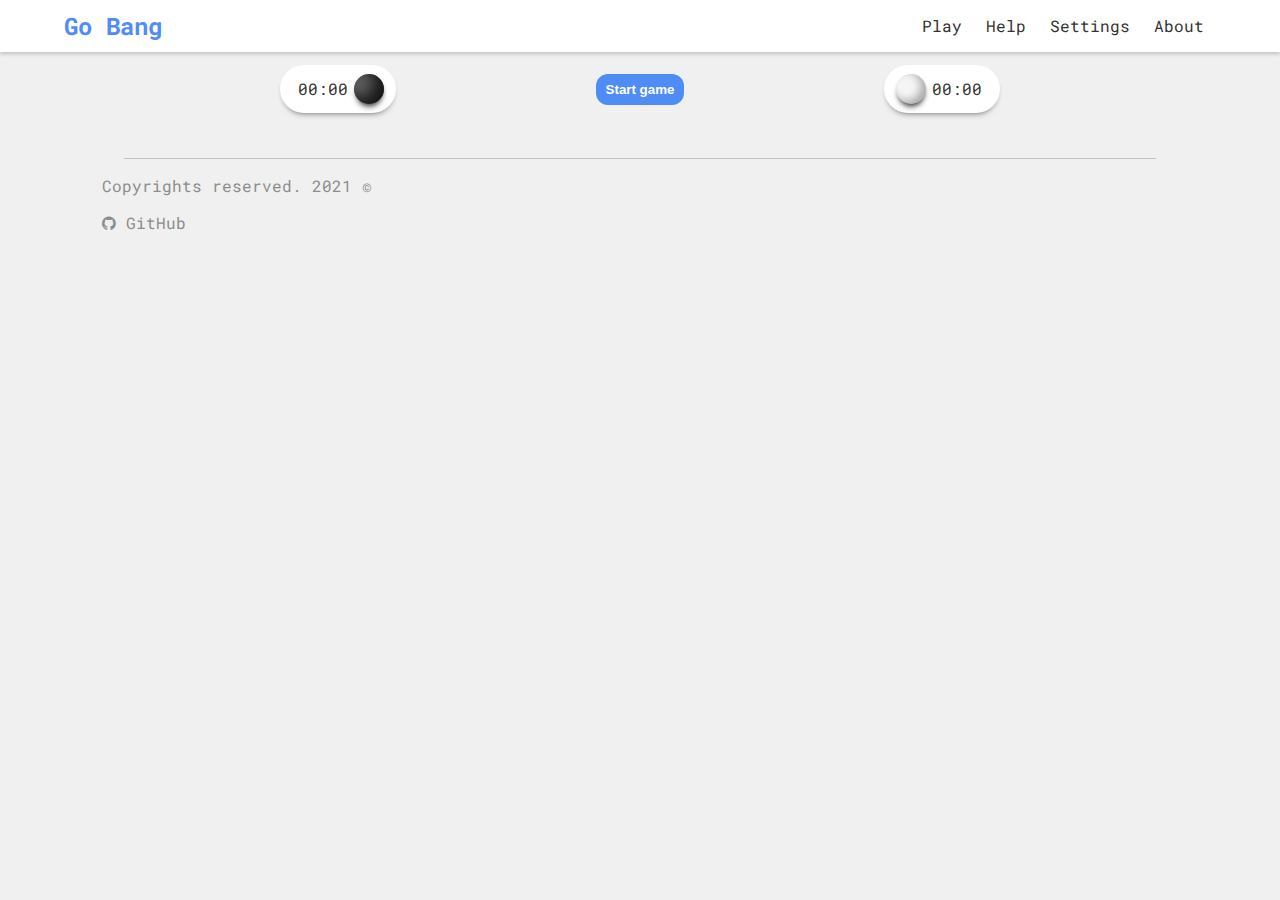
<file: index.html>
<!doctype html>
<html lang="en">
<head>
    <meta charset="utf-8">
    <title>Go Bang</title>
    <link href='https://fonts.googleapis.com/css?family=Roboto Mono' rel='stylesheet'>
    <link rel="stylesheet" href="./css/main.css">
    <link rel="stylesheet" id="theme-switcher" href="./css/themes/light.css">
    <link rel="stylesheet" href="./css/font-awesome-4.7.0/css/font-awesome.css">
    <meta name="viewport" content="width=device-width, initial-scale=1">
</head>
<body onload="onLoad()">
    <div id="container">
        <div id="nav-bar">
            <!-- Navigation bar that follows the screen down, always showing-->
            <div id="main-logo" onclick="goToMainMenu()">
                <!-- <div id="logo" class="tile-div"></div> -->
                <div id="logo-text">Go Bang</div>
            </div>

            <div id="nav-menu">
                <div class="nav-menu-items">
                    <a href="./index.html">Play</a>
                </div>
                <div class="nav-menu-items">
                    <a href="./help.html">Help</a>
                </div>
                <div class="nav-menu-items">
                    <a href="./settings.html">Settings</a>
                </div>
                <div class="nav-menu-items">
                    <a href="./about.html">About</a>
                </div>
            </div>
        </div>
        
        <div id="body">
            <!-- <div id="header">
                <div id="main-title">
                    <h1>Go Bang</h1>
                </div>
            </div> -->
            <div id="game-body">
                <div id="top-panel">
                    <div id="top-panel-left" class="top-panel-item">
                        <div id="left-timer" class="timer">
                            <div id="left-timer-text" class="timer-text">
                                <p id="left-timer-text-p">00:00</p> 
                            </div>
                            <div class="timer-stone-container">
                                <div id="left-timer-stone" class="timer-stone">
                                    
                                </div>
                            </div>
                        </div>
                    </div>
                    <div id="top-panel-center" class="top-panel-item">
                        <button id="btn-start-game" onclick="startGameBtnClick()">Start game</button>
                        <!-- <button id="btn-end-game" disabled onclick="endGameBtnClick()">End game</button> -->
                    </div>
                    <div id="top-panel-right" class="top-panel-item">
                        <div id="right-timer" class="timer">
                            <div class="timer-stone-container">
                                <div id="right-timer-stone" class="timer-stone">
                                    
                                </div>
                            </div>
                            <div id="right-timer-text" class="timer-text">
                                <p id="right-timer-text-p">00:00</p> 
                            </div>
                        </div>
                    </div>
                </div>
                <!-- board here -->    
                <div id="game-board">
                    <div id="game-board-grids"></div>
                    <div id="game-board-tiles"></div>
                    <!-- JS will generate elements here -->
                </div>
                <div id="bottom-panel">

                </div>
            </div>
        </div>

        <!-- Name of the creator of the page, copyright and last edited -->
        <div id="footer-container">
            <div id="footer-line"></div> 
            <div id="footer">
                <p>
                    Copyrights reserved. 2021 &copy;<br>
                </p>
                <i class="fa fa-github" aria-hidden="true"></i>
                <a href="https://github.com/jimmychan999/GoBangGame">GitHub</a>
            </div>
        </div>
    </div>
        
    <!-- scripts -->
    <script type="text/javascript" src="./scripts/stopwatch.js"></script>
    <script type="text/javascript" src="./scripts/main.js"></script>
    <script type="text/javascript" src="./scripts/themeManager.js"></script>
    <script type="text/javascript" src="./scripts/winlose.js"></script>
    <script type="text/javascript" src="./scripts/boardManager.js"></script>
    <script type="text/javascript" src="./scripts/audioManager.js"></script>
</body>
</html>
</file>
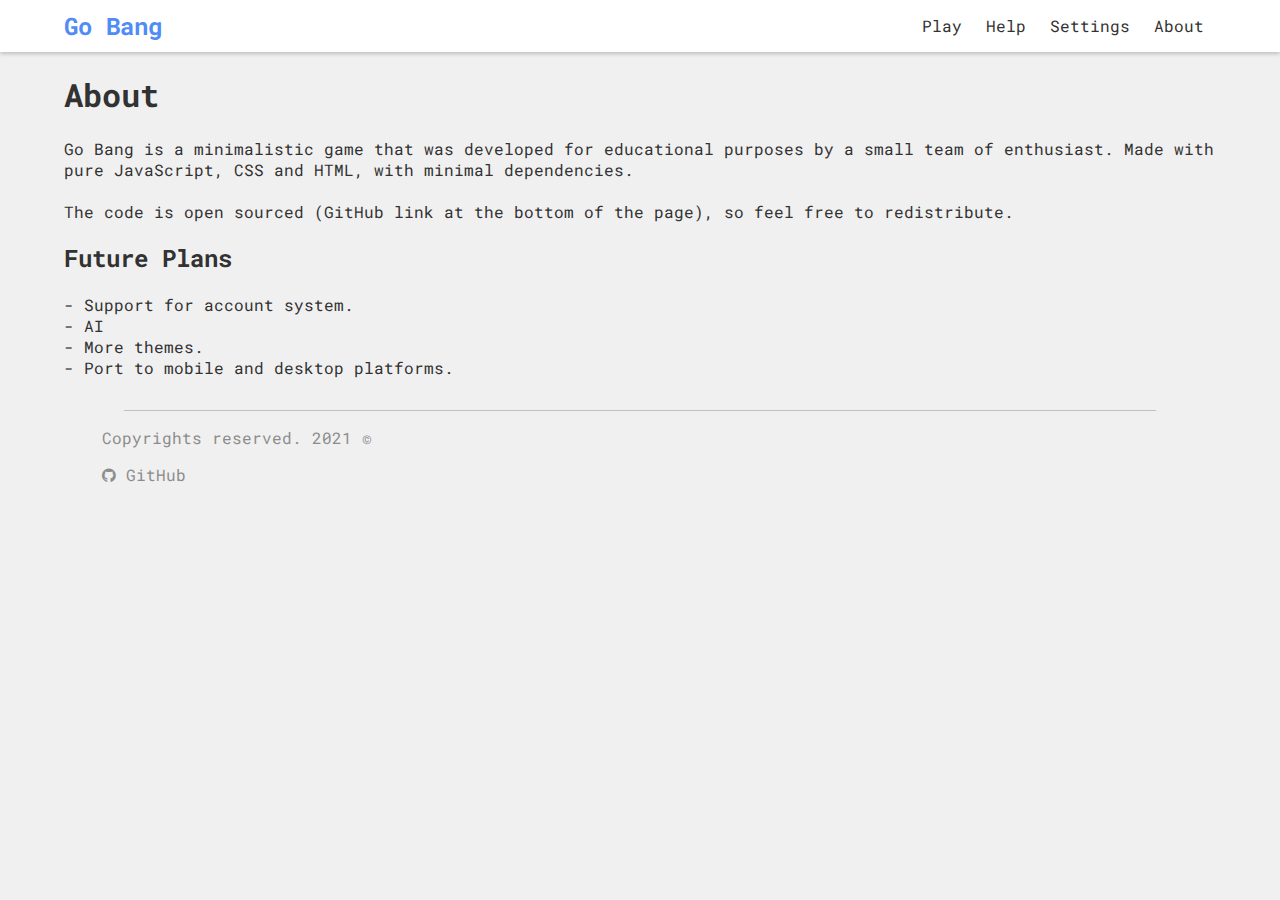
<file: about.html>
<!doctype html>
<html lang="en">
<head>
    <meta charset="utf-8">
    <title>Go Bang</title>
    <link href='https://fonts.googleapis.com/css?family=Roboto Mono' rel='stylesheet'>
    <link rel="stylesheet" href="./css/main.css">
    <link rel="stylesheet" id="theme-switcher" href="./css/themes/light.css">
    <link rel="stylesheet" href="./css/font-awesome-4.7.0/css/font-awesome.css">
</head>
<body onload="onLoad()">
    <div id="container">
        <div id="nav-bar">
            <!-- Navigation bar that follows the screen down, always showing-->
            <div id="main-logo" onclick="goToMainMenu()">
                <!-- <div id="logo" class="tile-div"></div> -->
                <div id="logo-text">Go Bang</div>
            </div>

            <div id="nav-menu">
                <div class="nav-menu-items">
                    <a href="./index.html">Play</a>
                </div>
                <div class="nav-menu-items">
                    <a href="./help.html">Help</a>
                </div>
                <div class="nav-menu-items">
                    <a href="./settings.html">Settings</a>
                </div>
                <div class="nav-menu-items">
                    <a href="./about.html">About</a>
                </div>
            </div>
        </div>
        
        <div id="body">
			<h1>About</h1>
			<p>
				Go Bang is a minimalistic game that was developed for
                educational purposes by a small team of enthusiast. Made with
                pure JavaScript, CSS and HTML, with minimal dependencies.
				<br><br>
                The code is open sourced (GitHub link at the bottom of the
                page), so feel free to redistribute.
			</p>
			<h2>Future Plans</h2>
			<p>
				- Support for account system.<br>
				- AI<br>
				- More themes.<br>
				- Port to mobile and desktop platforms.<br>
			</p>
        </div>

        <!-- Name of the creator of the page, copyright and last edited -->
        <div id="footer-container">
            <div id="footer-line"></div> 
            <div id="footer">
                <p>
                    Copyrights reserved. 2021 &copy;<br>
                </p>
                <i class="fa fa-github" aria-hidden="true"></i>
                <a href="https://github.com/jimmychan999/GoBangGame">GitHub</a>
            </div>
        </div>
    </div>
        
    <!-- scripts -->
    <script type="text/javascript" src="./scripts/main.js"></script>
    <script type="text/javascript" src="./scripts/themeManager.js"></script>
</body>
</html>
</file>
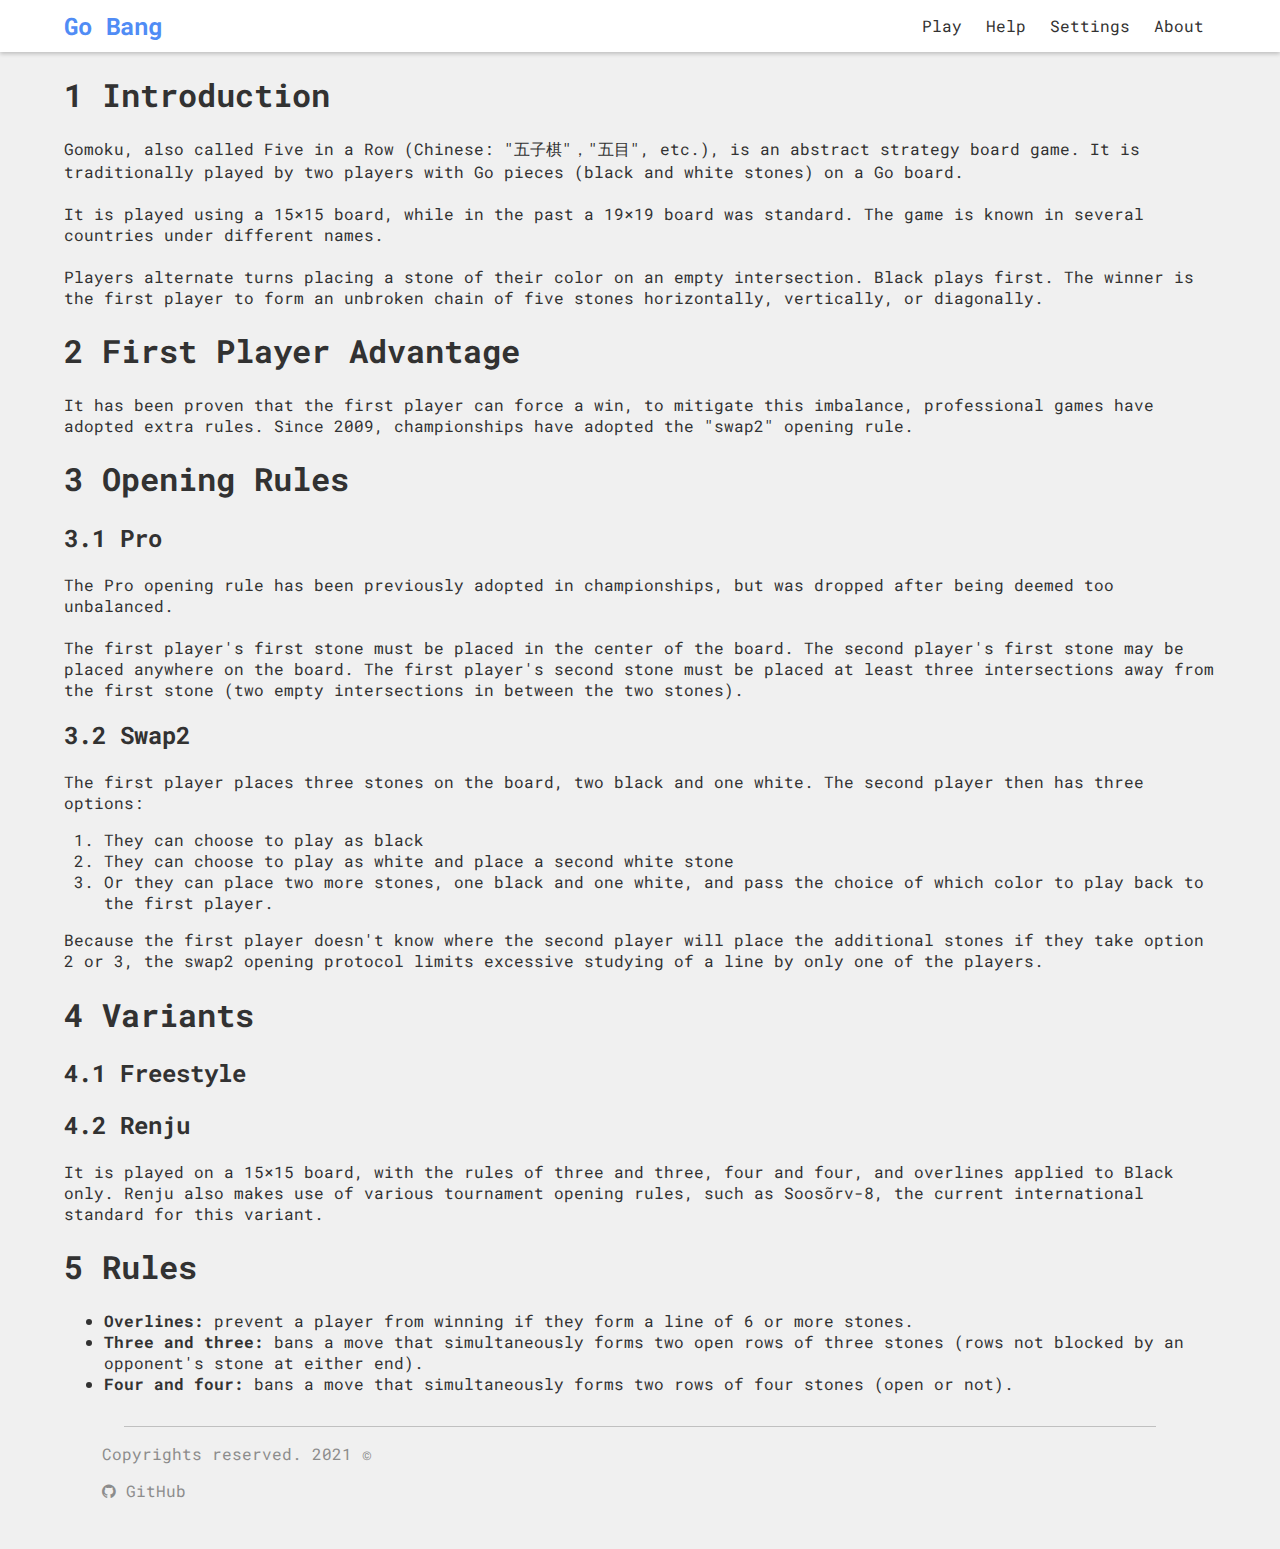
<file: help.html>
<!doctype html>
<html lang="en">
<head>
    <meta charset="utf-8">
    <title>Go Bang</title>
    <link href='https://fonts.googleapis.com/css?family=Roboto Mono' rel='stylesheet'>
    <link rel="stylesheet" href="./css/main.css">
    <link rel="stylesheet" id="theme-switcher" href="./css/themes/light.css">
    <link rel="stylesheet" href="./css/font-awesome-4.7.0/css/font-awesome.css">
</head>
<body onload="onLoad()">
    <div id="container">
        <div id="nav-bar">
            <!-- Navigation bar that follows the screen down, always showing-->
            <div id="main-logo" onclick="goToMainMenu()">
                <!-- <div id="logo" class="tile-div"></div> -->
                <div id="logo-text">Go Bang</div>
            </div>

            <div id="nav-menu">
                <div class="nav-menu-items">
                    <a href="./index.html">Play</a>
                </div>
                <div class="nav-menu-items">
                    <a href="./help.html">Help</a>
                </div>
                <div class="nav-menu-items">
                    <a href="./settings.html">Settings</a>
                </div>
                <div class="nav-menu-items">
                    <a href="./about.html">About</a>
                </div>
            </div>
        </div>
        
        <div id="body">
            <h1>1 Introduction</h1>
            <p>
                Gomoku, also called Five in a Row (Chinese: "五子棋"，"五目", 
                etc.), is an abstract strategy board game. It is traditionally 
                played by two players with Go pieces (black and white stones) 
                on a Go board. 
                <br><br>
                It is played using a 15×15 board, while in the past a 19×19 
                board was standard. The game is known in several countries 
                under different names.
                <br><br>
                Players alternate turns placing a stone of their color on an 
                empty intersection. Black plays first. The winner is the first 
                player to form an unbroken chain of five stones horizontally, 
                vertically, or diagonally. 
            </p>
            <h1>2 First Player Advantage</h1>
            <p>
                It has been proven that the first player can force a win, to 
                mitigate this imbalance, professional games have adopted extra 
                rules. Since 2009, championships have adopted the "swap2"
                opening rule. 
            </p>
            <h1>3 Opening Rules</h1>
            <h2>3.1 Pro</h2>
            <p>
                The Pro opening rule has been previously adopted in
                championships, but was dropped after being deemed too 
                unbalanced.
                <br><br>
                The first player's first stone must be placed in the center of 
                the board. The second player's first stone may be placed 
                anywhere on the board. The first player's second stone must be 
                placed at least three intersections away from the first stone 
                (two empty intersections in between the two stones).
            </p>
            <h2>3.2 Swap2</h2>
            <p>
                The first player places three stones on the board,
                two black and one white. The second player then has
                three options:
            </p>
            <ol>
                <li>They can choose to play as black</li>
                <li>They can choose to play as white and place a second white 
                    stone</li>
                <li>Or they can place two more stones, one black and one white,
                    and pass the choice of which color to play back to the 
                    first player.</li>
            </ol>
            <p>
                Because the first player doesn't know where the
                second player will place the additional stones if
                they take option 2 or 3, the swap2 opening protocol limits
                excessive studying of a line by only one of the players.
            </p>
            <h1>4 Variants</h1>
            <h2>4.1 Freestyle</h2>

            <h2>4.2 Renju</h2>
            <p>
                It is played on a 15×15 board, with the rules of three and three, 
                four and four, and overlines applied to Black only.

                Renju also makes use of various tournament opening rules, such
                as Soosõrv-8, the current international standard for this
                variant.
            </p>

            <h1>5 Rules</h1>
            <ul>
                <li>
                    <strong>Overlines:</strong> prevent a player from winning if they form a line
                    of 6 or more stones.
                </li>
                <li>
                    <strong>Three and three:</strong> bans a move that simultaneously forms two
                    open rows of three stones (rows not blocked by an opponent's
                    stone at either end).
                </li>
                <li>
                    <strong>Four and four:</strong> bans a move that simultaneously forms two
                    rows of four stones (open or not).
                </li>
            </ul>
        </div>


        <!-- Name of the creator of the page, copyright and last edited -->
        <div id="footer-container">
            <div id="footer-line"></div> 
            <div id="footer">
                <p>
                    Copyrights reserved. 2021 &copy;<br>
                </p>
                <i class="fa fa-github" aria-hidden="true"></i>
                <a href="https://github.com/jimmychan999/GoBangGame">GitHub</a>
            </div>
        </div>
    </div>
        
    <!-- scripts -->
    <script type="text/javascript" src="./scripts/main.js"></script>
    <script type="text/javascript" src="./scripts/themeManager.js"></script>
</body>
</html>
</file>
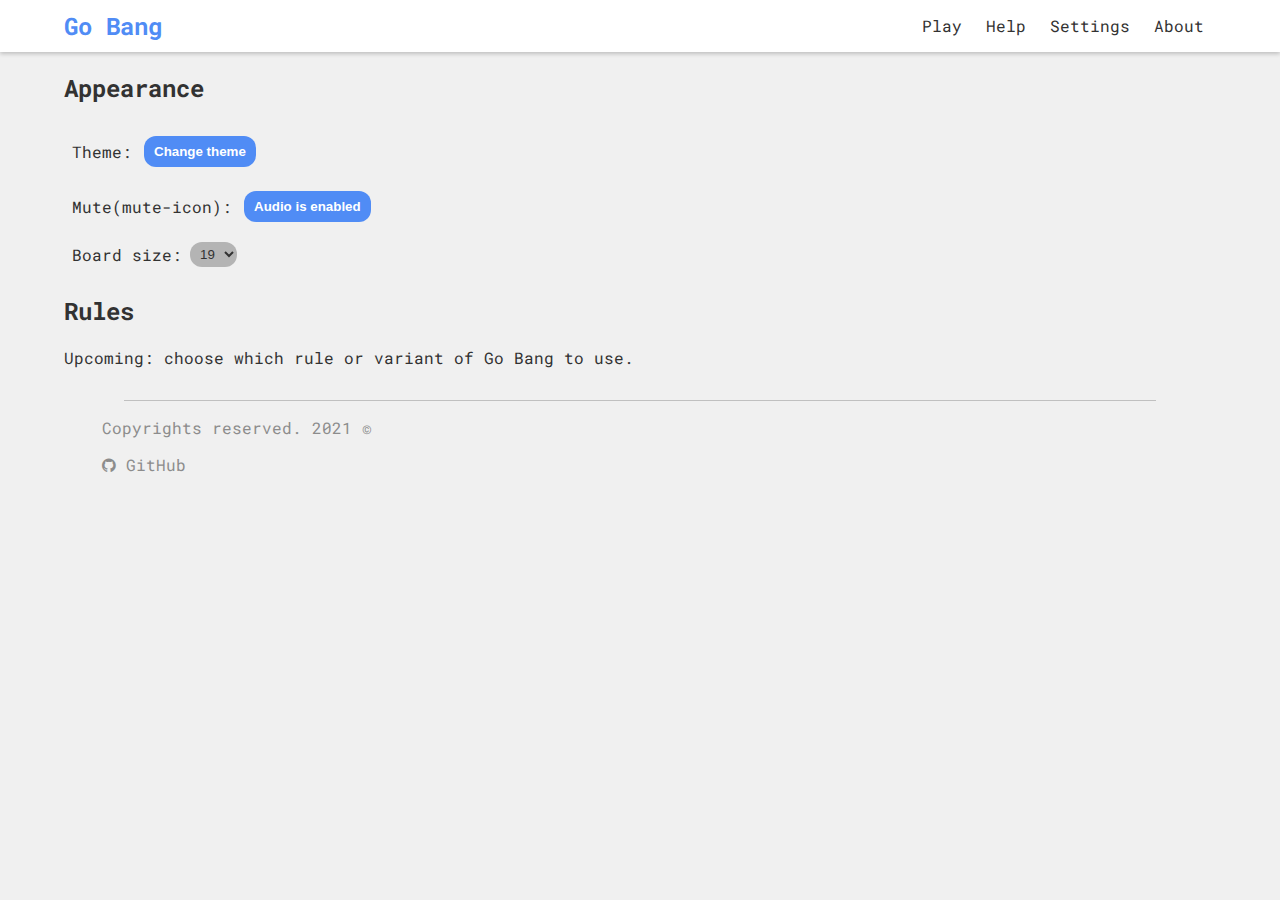
<file: settings.html>
<!doctype html>
<html lang="en">
<head>
    <meta charset="utf-8">
    <title>Go Bang</title>
    <link href='https://fonts.googleapis.com/css?family=Roboto Mono' rel='stylesheet'>
    <link rel="stylesheet" href="./css/main.css">
    <link rel="stylesheet" id="theme-switcher" href="./css/themes/light.css">
    <link rel="stylesheet" href="./css/font-awesome-4.7.0/css/font-awesome.css">
</head>
<body onload="onLoadSettings()">
    <div id="container">
        <div id="nav-bar">
            <!-- Navigation bar that follows the screen down, always showing-->
            <div id="main-logo" onclick="goToMainMenu()">
                <!-- <div id="logo" class="tile-div"></div> -->
                <div id="logo-text">Go Bang</div>
            </div>

            <div id="nav-menu">
                <div class="nav-menu-items">
                    <a href="./index.html">Play</a>
                </div>
                <div class="nav-menu-items">
                    <a href="./help.html">Help</a>
                </div>
                <div class="nav-menu-items">
                    <a href="./settings.html">Settings</a>
                </div>
                <div class="nav-menu-items">
                    <a href="./about.html">About</a>
                </div>
            </div>
        </div>
        
        <div id="body">
            <h2>Appearance</h2>
            <div class="settings-items">
                <div class="settings-items-name">
                    <p>Theme:</p>
                </div>
                <div class="settings-items-options">
                    <button id="btn-change-theme" onclick="changeTheme()">Change theme</button>
                </div>
            </div>
            <div class="settings-items">
                <div class="settings-items-name">
                    <p>Mute(mute-icon):</p>
                </div>
                <div class="settings-items-options">
                    <button id="btn-mute" onclick="onClickMuteButton()">Audio is enabled</button>
                </div>
            </div>
            <div class="settings-items">
                <div class="settings-items-name">
                    <p>Board size:</p> 
                </div>
                <div class="settings-items-options">
                    <div class="dropdown">
                        <select id="board-size-dropdown" class="dropbtn" onchange="changeBoardSize(this.value)">
                            <option value="15" selected disabled hidden></option>
                            <option value="5">5</option>
                            <option value="6">6</option>
                            <option value="7">7</option>
                            <option value="8">8</option>
                            <option value="9">9</option>
                            <option value="10">10</option>
                            <option value="11">11</option>
                            <option value="12">12</option>
                            <option value="13">13</option>
                            <option value="14">14</option>
                            <option value="15">15</option>
                            <option value="16">16</option>
                            <option value="17">17</option>
                            <option value="18">18</option>
                            <option value="19">19</option>
                            <option value="20">20</option>
                            <option value="21">21</option>
                            <option value="22">22</option>
                            <option value="23">23</option>
                            <option value="24">24</option>
                            <option value="25">25</option>
                            <option value="26">26</option>
                            <option value="27">27</option>
                            <option value="28">28</option>
                            <option value="29">29</option>
                        </select>
                    </div>
                </div>
            </div>
            <h2>Rules</h2>
            <div class="settings-rule-item"></div>
            <p>Upcoming: choose which rule or variant of Go Bang to use.</p>
        </div>

        <!-- Name of the creator of the page, copyright and last edited -->
        <div id="footer-container">
            <div id="footer-line"></div> 
            <div id="footer">
                <p>
                    Copyrights reserved. 2021 &copy;<br>
                </p>
                <i class="fa fa-github" aria-hidden="true"></i>
                <a href="https://github.com/jimmychan999/GoBangGame">GitHub</a>
            </div>
        </div>
    </div>
        
    <!-- scripts -->
    <script type="text/javascript" src="./scripts/main.js"></script>
    <script type="text/javascript" src="./scripts/themeManager.js"></script>
    <script type="text/javascript" src="./scripts/boardManager.js"></script>
    <script type="text/javascript" src="./scripts/audioManager.js"></script>
</body>
</html>
</file>
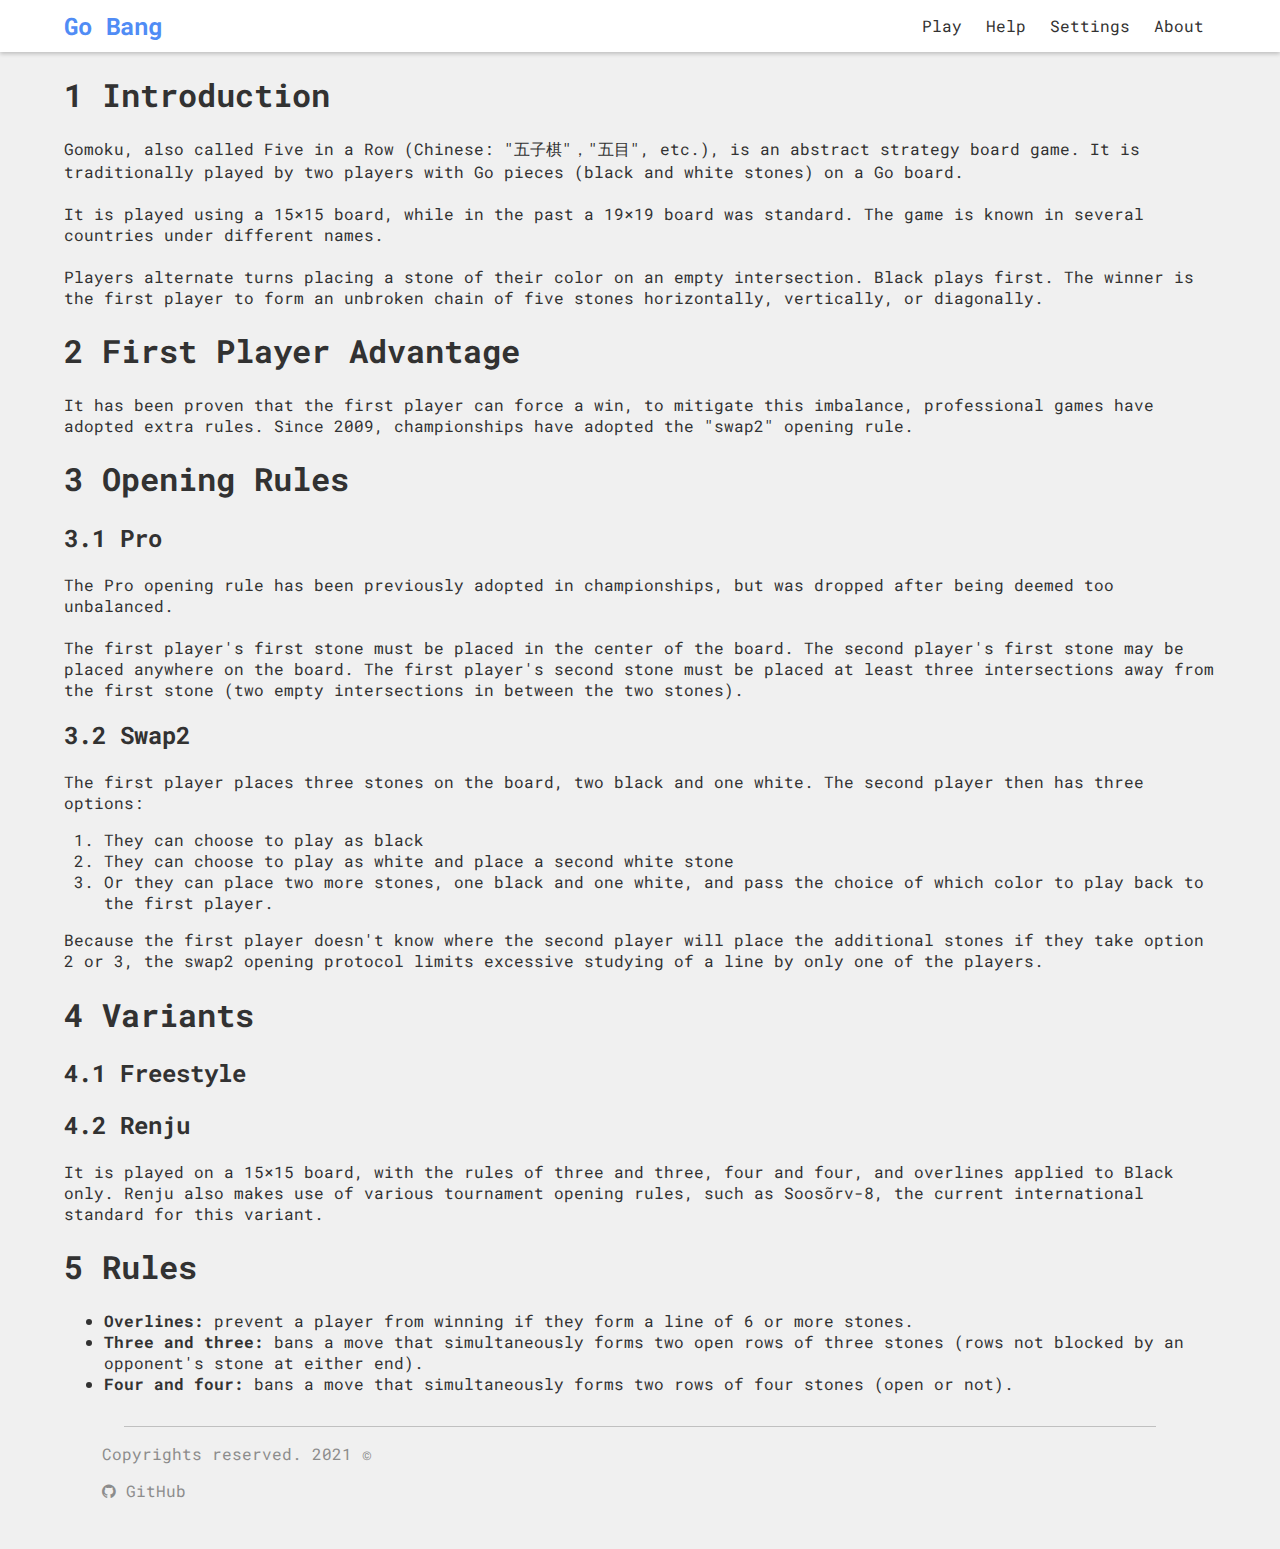
<file: pages/help.html>
<!doctype html>
<html lang="en">
<head>
    <meta charset="utf-8">
    <title>Go Bang</title>
    <link href='https://fonts.googleapis.com/css?family=Roboto Mono' rel='stylesheet'>
    <link rel="stylesheet" href="../css/main.css">
    <link rel="stylesheet" id="theme-switcher" href="../css/themes/light.css">
    <link rel="stylesheet" href="../css/font-awesome-4.7.0/css/font-awesome.css">
</head>
<body onload="onloadHelp()">
    <div id="container">
        <div id="nav-bar">
            <!-- Navigation bar that follows the screen down, always showing-->
            <div id="main-logo" onclick="goToMainMenu()">
                <!-- <div id="logo" class="tile-div"></div> -->
                <div id="logo-text">Go Bang</div>
            </div>

            <div id="nav-menu">
                <div class="nav-menu-items">
                    <a href="./index.html">Play</a>
                </div>
                <div class="nav-menu-items">
                    <a href="./help.html">Help</a>
                </div>
                <div class="nav-menu-items">
                    <a href="./settings.html">Settings</a>
                </div>
                <div class="nav-menu-items">
                    <a href="./about.html">About</a>
                </div>
            </div>
        </div>
        
        <div id="body">
            <h1>1 Introduction</h1>
            <p>
                Gomoku, also called Five in a Row (Chinese: "五子棋"，"五目", 
                etc.), is an abstract strategy board game. It is traditionally 
                played by two players with Go pieces (black and white stones) 
                on a Go board. 
                <br><br>
                It is played using a 15×15 board, while in the past a 19×19 
                board was standard. The game is known in several countries 
                under different names.
                <br><br>
                Players alternate turns placing a stone of their color on an 
                empty intersection. Black plays first. The winner is the first 
                player to form an unbroken chain of five stones horizontally, 
                vertically, or diagonally. 
            </p>
            <h1>2 First Player Advantage</h1>
            <p>
                It has been proven that the first player can force a win, to 
                mitigate this imbalance, professional games have adopted extra 
                rules. Since 2009, championships have adopted the "swap2"
                opening rule. 
            </p>
            <h1>3 Opening Rules</h1>
            <h2>3.1 Pro</h2>
            <p>
                The Pro opening rule has been previously adopted in
                championships, but was dropped after being deemed too 
                unbalanced.
                <br><br>
                The first player's first stone must be placed in the center of 
                the board. The second player's first stone may be placed 
                anywhere on the board. The first player's second stone must be 
                placed at least three intersections away from the first stone 
                (two empty intersections in between the two stones).
            </p>
            <h2>3.2 Swap2</h2>
            <p>
                The first player places three stones on the board,
                two black and one white. The second player then has
                three options:
            </p>
            <ol>
                <li>They can choose to play as black</li>
                <li>They can choose to play as white and place a second white 
                    stone</li>
                <li>Or they can place two more stones, one black and one white,
                    and pass the choice of which color to play back to the 
                    first player.</li>
            </ol>
            <p>
                Because the first player doesn't know where the
                second player will place the additional stones if
                they take option 2 or 3, the swap2 opening protocol limits
                excessive studying of a line by only one of the players.
            </p>
            <h1>4 Variants</h1>
            <h2>4.1 Freestyle</h2>

            <h2>4.2 Renju</h2>
            <p>
                It is played on a 15×15 board, with the rules of three and three, 
                four and four, and overlines applied to Black only.

                Renju also makes use of various tournament opening rules, such
                as Soosõrv-8, the current international standard for this
                variant.
            </p>

            <h1>5 Rules</h1>
            <ul>
                <li>
                    <strong>Overlines:</strong> prevent a player from winning if they form a line
                    of 6 or more stones.
                </li>
                <li>
                    <strong>Three and three:</strong> bans a move that simultaneously forms two
                    open rows of three stones (rows not blocked by an opponent's
                    stone at either end).
                </li>
                <li>
                    <strong>Four and four:</strong> bans a move that simultaneously forms two
                    rows of four stones (open or not).
                </li>
            </ul>
        </div>


        <!-- Name of the creator of the page, copyright and last edited -->
        <div id="footer-container">
            <div id="footer-line"></div> 
            <div id="footer">
                <p>
                    Copyrights reserved. 2021 &copy;<br>
                </p>
                <i class="fa fa-github" aria-hidden="true"></i>
                <a href="https://github.com/jimmychan999/GoBangGame">GitHub</a>
            </div>
        </div>
    </div>
        
    <!-- scripts -->
    <script type="text/javascript" src="../scripts/main.js"></script>
    <script type="text/javascript" src="../scripts/themeManager.js"></script>
</body>
</html>
</file>
<file: css/main.css>
/* variables */
:root {
    --button-padding: calc(8px - var(--border-width-button)) calc(10px - var(--border-width-button));
    --button-margin: 4px;
    --button-border-radius: 12px;
    
    --input-width: 32px;
    --input-height: 18px;
    --input-border-radius: 10px;
    --input-padding: calc(4px - var(--input-border-width)) calc(6px - var(--input-border-width));
    
    --select-height: 21px;
    --seelct-padding: 4px;
    
    --nav-bar-height: 52px;
    --nav-bar-padding-hor: min(5vw, 120px);
    --nav-menu-items-height: 24px;
    --main-logo-width: 128px;
    
    --body-padding-hor: min(5vw, 64px);
    --top-panel-height: 50px;
    --timer-height: 40px;
    --timer-border-radius: 24px;
    --timer-padding: calc(4px - var(--border-width-timer)) calc(12px - var(--border-width-timer));
    
    --footer-padding-hor: min(8vw, 120px);
    --footer-padding-bottom: 48px;
}

/* General */
html, body {
    background-color: var(--bg-color);
    font-family: var(--font), 'Consolas', 'Courier New', Courier, monospace;
    color: var(--text-color);
    margin: 0;
    padding: 0;
    height: 100%;
}

button {
    background-color: var(--color-btn);
    border-style: solid;
    border-color: var(--border-color-button);
    border-width: var(--border-width-button);
    border-radius: var(--button-border-radius);
    padding: var(--button-padding);
    margin: var(--button-margin);
    color: var(--color-btn-text);
    font-weight: bold;
    cursor: pointer;
}

button:hover {
    background-color: var(--color-btn-hover);
}

button:disabled {
    background-color: var(--color-btn-disabled);
    color: var(--color-btn-text-disabled);
}

input {
    outline: none;
    border-style: solid;
    border-width: var(--input-border-width);
    border-radius: var(--input-border-radius);
    border-color: var(--input-border-color);
    padding: var(--input-padding);
    width: var(--input-width);
    height: var(--input-height);
    vertical-align: middle;
    font-family: "Roboto Mono";
    color: var(--input-color);
    text-align: center;
    -webkit-appearance: none;
    background-color: var(--input-bg-color);
}

input::placeholder {
    color: var(--input-placeholder-color);
}



select {
    background-color: var(--input-bg-color);
    color: var(--text-color);
    border-radius: var(--button-border-radius);
    border-width: var(--input-border-width);
    border-style: solid;
    border-color: var(--input-border-color);
    /* height: var(--select-height); */
    padding: var(--input-padding);
}

::-webkit-scrollbar {
    width: 6px;
}

/* Track */
::-webkit-scrollbar-track {
    background: var(--bg-color);
}

/* Handle */
::-webkit-scrollbar-thumb {
    background: var(--text-color);
}

/* Handle on hover */
::-webkit-scrollbar-thumb:hover {
    background: #555;
}

a {
    color: var(--text);
    font-style: normal;
    text-decoration: none;
}

#container {
    margin: 0px;
    padding: 0px;
    width: 100%;
}

/* Navigation bar */

#nav-bar {
    display: flex;
    /* width: 100%; */
    height: var(--nav-bar-height);
    background-color: var(--nav-bar-bg-color);
    box-shadow: 0 2px 4px 0 rgb(0, 0, 0, 0.2);
    margin-top: 0px;
    /* margin-bottom: 2rem; */
    padding-left: var(--nav-bar-padding-hor);
    padding-right: var(--nav-bar-padding-hor);
    vertical-align: middle;
    border-width: var(--border-width-nav-bar);
    border-color: var(--border-color-nav-bar);
    border-bottom-style: solid;
    -webkit-box-sizing: border-box; /* Safari/Chrome, other WebKit */
    -moz-box-sizing: border-box; /* Firefox, other Gecko */
    box-sizing: border-box; /* Opera/IE 8+ */
}

#main-logo {
    /* display: flex; */
    /* font-size: 14px; */
    cursor: pointer;
    margin: 0px;
    width: var(--main-logo-width);
    height: var(--nav-bar-height);
    top: 0px;
}

#logo-text {
    height: 100%;
    width: 100%;
    color: var(--color-logo-text);
    font-size: 24px;
    font-weight: bolder;
    font-family: var(--font);
    vertical-align: middle;
    line-height: var(--nav-bar-height);
}

#nav-menu {
    display: flex;
    height: var(--nav-bar-height);
    margin-left: auto;
    margin-right: 0px;
    right: 0px;
}

.nav-menu-items {
    display: flex;
    position: relative;
    height: var(--nav-menu-items-height);
    vertical-align: middle;
    padding: 0px;
    margin-top: auto;
    margin-bottom: auto;
    border-radius: 8px;
    color: var(--text-color-nav-menu-items);
    background-color: var(--nav-bar-bg-color);
}

.nav-menu-items a {
    padding-left: 12px;
    padding-right: 12px;
    line-height: var(--nav-menu-items-height);
    vertical-align: middle;
    background-color: var(--nav-bar-bg-color);
    border-radius: 6px;
}

.nav-menu-items a:hover {
    background-color: var(--nav-menu-items-hover-bg-color);
    color: var(--text-color-nav-menu-items-hover);
}

/* Header */

/* #header {
    display: flex;
    text-align: center;
    padding: 0px;
    height: 48px;
}

#main-title {
    width: 100%;
}

#main-title, h1 {
    vertical-align: middle;
    height: 100%;
    font-size: 24px;
    margin: 0px;
} */

/* Body */

#body {
    display: block;
    padding-left: var(--body-padding-hor);
    padding-right: var(--body-padding-hor);
}

#top-panel {
    display: flex;
    position: relative;
    
    max-width: 80vh;
    margin: auto;
    padding: 12px 4px;
    height: var(--top-panel-height);
    align-items: center;
    justify-content: center;
}

#top-panel-left {
    display: flex;
    flex: 1;
}

#top-panel-center {
    flex: 1.6;
    display: flex;
    align-items: center;
    justify-content: center;
}

#top-panel-right {
    display: flex;
    justify-content: flex-end;
    flex: 1;
    margin-right: 0;
}

.timer {
    display: flex;
    /* gap: 8px; */
    vertical-align: middle;
    height: var(--timer-height);
    background-color: var(--nav-bar-bg-color);
    padding: var(--timer-padding);
    border-radius: var(--timer-border-radius);
    box-shadow: 0px 4px 6px -4px #0000009e;
    border-style: solid;
    border-color: var(--border-color-timer);
    border-width: var(--border-width-timer);
}

.timer-text {
    display: flex;
    position: relative;
    height: var(--timer-height);
    vertical-align: middle;
    display: flex;
    margin-top: auto;
    margin-bottom: auto;
    padding: 0px;
}

.timer-text p {
    margin-block-start: 0px;
    margin-block-end: 0px;
    margin: 0px 6px;
    line-height: var(--timer-height);
    vertical-align: middle;
}

/* #left-timer {
    padding-left: 12px;
}

#right-timer {
    padding-right: 12px;
}  */

.timer-stone-container {
    display: flex;
    align-items: center;
}

.timer-stone {
    height: 30px;
    width: 30px;
    /* margin: 6px; */
    /* position: absolute; */
    border-radius: 50%;
    background-color: rgba(0, 0, 0, 0);
}

#right-timer-stone {
    float: right;
}

/* .timer-text {
    padding: 8px 0px;
} */


#game-board {
    display: flex;
    background-color: var(--color-board);
    margin: auto;
    position: relative;
    border-radius: 12px;
    box-shadow: 0px 10px 13px -7px #0000009e, 1px 5px 7px -2px rgb(38 38 38 / 15%);
}

#game-board.start {
    animation: pulse .3s;
    animation-iteration-count: 1;
}

.board-line-ver {
    width: 1px;
    position: absolute;
    background-color: var(--color-board-line);
}

.board-line-hor {
    height: 1px;
    position: absolute;
    background-color: var(--color-board-line);
}

.tile-div {
    height: 30px;
    width: 30px;
    position: absolute;
    border-radius: 50%;
    background-color: rgba(0, 0, 0, 0);
}

/* Footer */

#footer-container {
    margin: 0;
    /* height: 100%; */
    padding-left: var(--footer-padding-hor);
    padding-right: var(--footer-padding-hor);
    padding-bottom: var(--footer-padding-bottom);
    color: var(--color-footer-text);
}


#footer-line {
    background-color: var(--color-footer-line);
    height: 1px;
    width: 96%;
    margin-top: 32px;
    margin-top: 32px;
    margin-left: auto;
    margin-right: auto;
    display: block;
}

/* Settings */
.settings-items {
    display: flex;
    align-items: center;
    gap: 8px;
    padding: 8px;
}
.settings-items p {
    line-height: normal;
    vertical-align: middle;
    margin: 0px;
    font-size: 16px;
}


@keyframes pulse {
    0% {transform: scale(1);}
    50% {transform: scale(1.05);}
    100% {transform: scale(1);}
}

.popupGameOverContainer {
    z-index: 5;
    position: absolute;
    display: flex;
    align-items: center;
    justify-content: center;
    flex-direction: column;
    top: -8px;
    left: -8px;
    width: 100%;
    height: 100%;
    padding: 8px;
    
    user-select: none;
    backdrop-filter: blur(2px);
    
    animation: popupShow 1s;
    animation-iteration-count: 1;
    animation-timing-function: cubic-bezier(0, 0, 0, 1);
}



.popupGameOver {
    user-select: none;
    position: relative;
    min-width: 40px;
    width: calc(50px + 40%);
}

.popupGameOverTextContainer {
    user-select: none;
    width: 100%;
    height: min(7vw,7vh);
    overflow: hidden;
    user-select: none;
}

.popupGameOverText {
    user-select: none;
    text-align: center;
    width: 100%;
    height: 100%;
    display: flex;
    align-items: center;
    justify-content: center;
    font-size: min(7vw, 6vh);
    color: white;
    
    animation: popupShowText 1.3s;
    animation-iteration-count: 1;
    animation-timing-function: cubic-bezier(0, 0, 0, 1);
    text-shadow: 3px 2px 6px #000000d4;
}

.popupBarContainer {
    user-select: none;
    position: relative;
    z-index: 5;
    margin: auto;
    min-width: 40px;
    min-height: 2px;
    height: min(1vw,7px);
    background-color: var(--color-btn);;   
    width: calc(100% - 20px);
    
    border-radius: 100px;
    
    animation: popupShowBar .8s;
    animation-iteration-count: 1;
    animation-timing-function: cubic-bezier(0.42, 0, 0, 1);
    box-shadow: 0px 2px 6px 0px rgb(0 0 0 / 64%);
}

@keyframes popupShow {
    0% {opacity: 0;}
    100% {opacity: 1;}
}

@keyframes popupShowText {
    0% {transform: translateY(100%);}
    20% {transform: translateY(100%);}
    100% {transform: translateY(0%);}
}

@keyframes popupShowBar {
    0% {transform: scalex(0);}
    100% {transform: scale(1);}
}


@keyframes popupHide {
    0% {transform: scalex(0);}
    100% {transform: scale(1);}
}



.popupExtras {
    user-select: none;
    height: 0%;
    /* background-color: var(--bg-color); */
    border-radius: 0 0 13px 13px;
    width: calc(50px + 32%);
    
    overflow: hidden;
    animation: popupExtrasShow 1s;
    animation-timing-function: ease;
    animation-delay: 1.1s;
    animation-iteration-count: 1;
    animation-fill-mode: forwards;
    
    /* box-shadow: 0px 10px 13px -7px #0000009e, 1px 5px 7px -2px rgb(38 38 38 / 15%); */
}

.popupExtrasContent {
    display: flex;
    justify-content: center;
    margin-top: 15px;
    animation: popupExtrasContentShow 1s ease 1.1s 1 normal forwards;
}

.popupExtrasContent > button {
    box-shadow: 0px 3px 5px 0px #00000069, 2px 1px 3px -2px rgb(38 38 38 / 15%);
}



@keyframes popupExtrasShow {
    0% {height: 0%;}
    100% {height: 100px;}
}

@keyframes popupExtrasContentShow {
    0% {margin-top: -40px; opacity: 0;}
    20% {margin-top: -40px; opacity: 0;}
    100% {margin-top: 15px; opacity: 1;}
}

.popup-close-button {
    height: 24px;
    width: 24px;
    position: absolute;
    top: 0px;
    right: 0px;
    border-radius: 50%;
}
</file>
<file: css/themes/light.css>
:root {
    --font: "Roboto Mono";
    --bg-color: rgb(240, 240, 240);
    --text-color: rgb(50, 50, 50);
    
    --nav-bar-bg-color: rgb(255, 255, 255);
    /* --nav-bar-bg-color: rgb(241, 162, 87); */
    --nav-menu-items-hover-bg-color: rgb(76, 76, 206);
    --text-color-nav-menu-items-hover: rgb(255, 255, 255);
    /* --text-color-nav-menu-items: rgb(255, 255, 255); */
    --color-logo-text: rgb(80, 140, 245);
    /* --color-logo-text: white; */

    --color-footer-text: rgb(140, 140, 140);
    --color-footer-bg: rgb(60, 60, 60);
    --color-footer-line: rgba(0, 0, 0, 0.2);

    --color-btn: rgb(80, 140, 245);
    --color-btn-disabled: rgba(154, 169, 218, 0.493);
    --color-btn-text: rgb(255, 255, 255);
    --color-btn-hover: rgb(130, 170, 250);
    --color-btn-text-disabled: rgba(255, 255, 255, 0.6);
    
    --input-bg-color: rgb(180, 180, 180);
    --input-color: black;
    --input-placeholder-color: rgb(120, 120, 120);

    --color-board: rgb(250, 200, 140);
    --color-board-line: rgb(165, 132, 113);
    --color-stone-hover: rgba(190, 100, 100, 0.3);

    --border-width-nav-bar: 0px;
    --border-width-button: 0px;
    --border-width-timer: 0px;
    --input-border-width: 0px;
}
</file>
